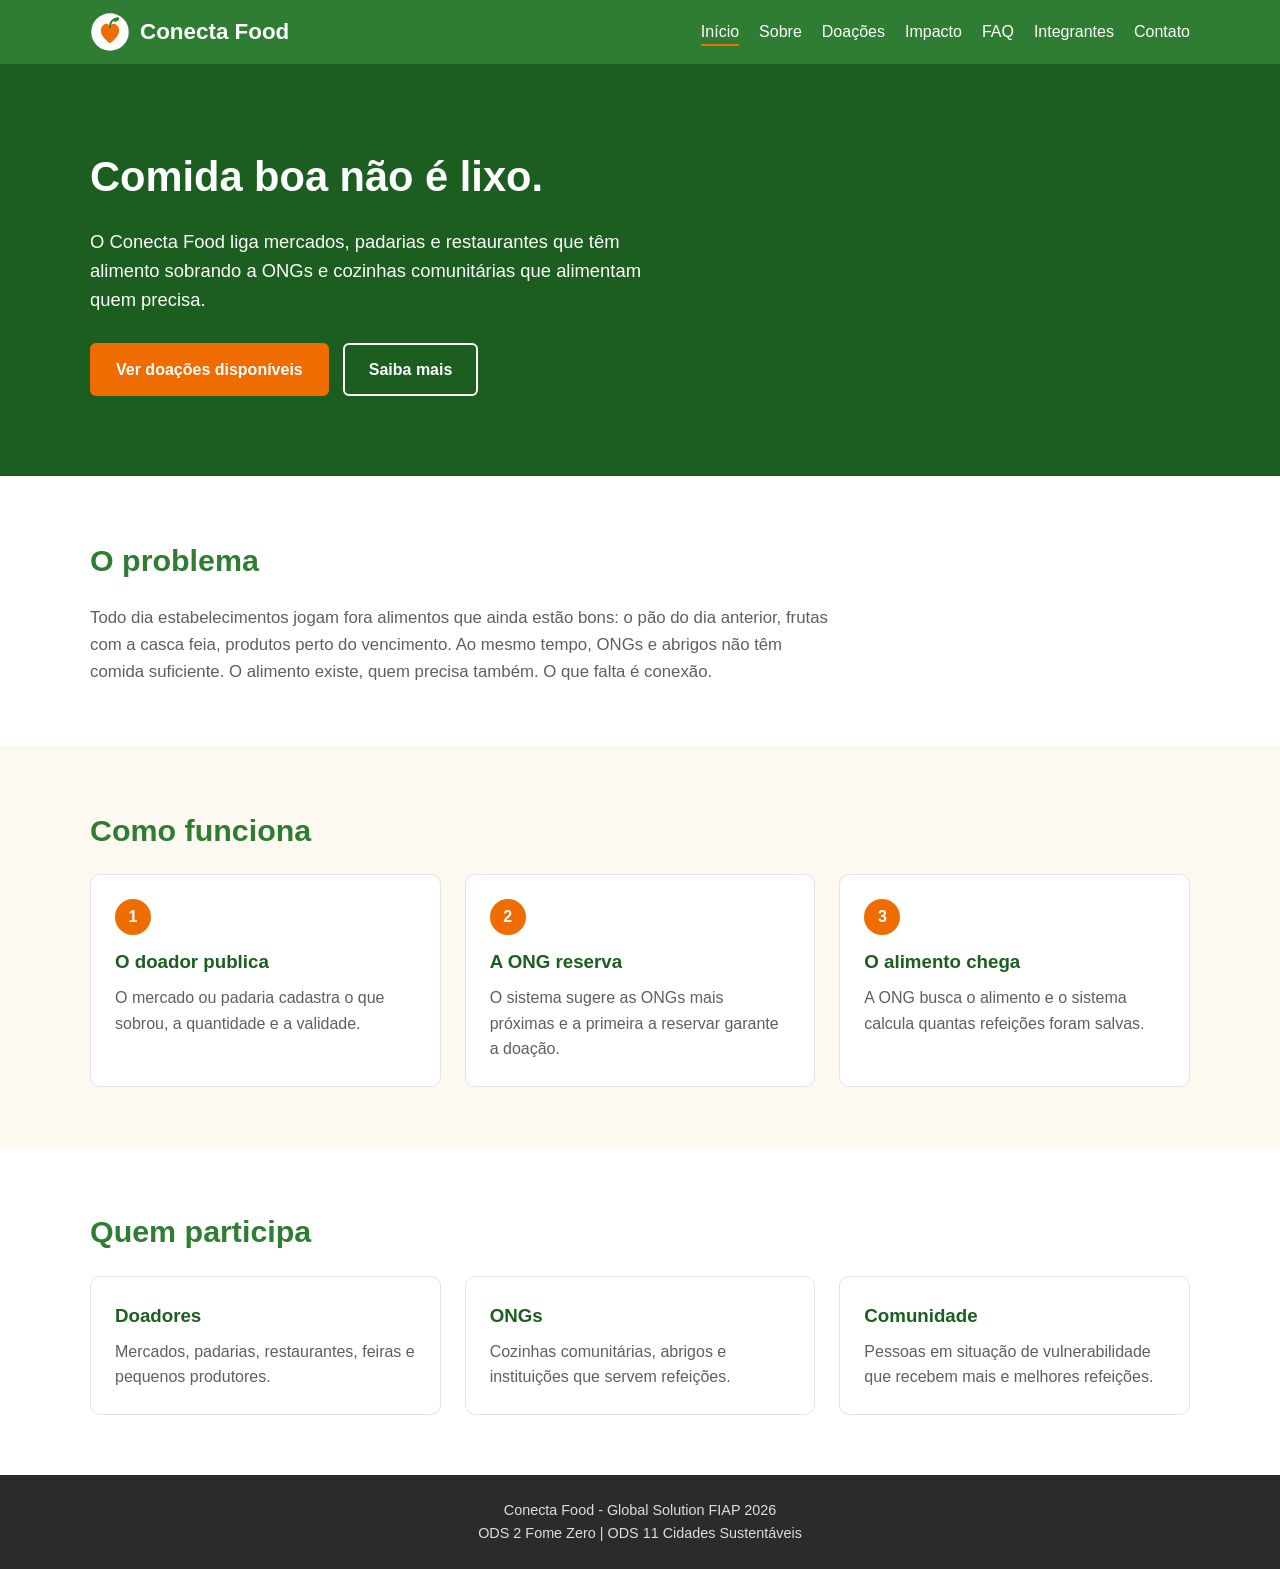
<file: index.html>
<!DOCTYPE html>
<html lang="pt-BR">
<head>
    <meta charset="UTF-8">
    <meta name="viewport" content="width=device-width, initial-scale=1.0">
    <title>Conecta Food | Início</title>
    <link rel="stylesheet" href="css/style.css">
</head>
<body>

    <header class="cabecalho">
        <div class="container cabecalho-conteudo">
            <a href="index.html" class="logo">
                <img src="assets/img/logo.svg" alt="Logo do Conecta Food">
                <span>Conecta Food</span>
            </a>

            <button class="menu-botao" id="menu-botao" aria-label="Abrir menu" aria-expanded="false">
                <span></span>
                <span></span>
                <span></span>
            </button>

            <nav class="menu" id="menu">
                <ul>
                    <li><a href="index.html" class="ativo">Início</a></li>
                    <li><a href="sobre.html">Sobre</a></li>
                    <li><a href="doacoes.html">Doações</a></li>
                    <li><a href="impacto.html">Impacto</a></li>
                    <li><a href="faq.html">FAQ</a></li>
                    <li><a href="integrantes.html">Integrantes</a></li>
                    <li><a href="contato.html">Contato</a></li>
                </ul>
            </nav>
        </div>
    </header>

    <main>
        <section class="banner">
            <div class="container banner-conteudo">
                <h1>Comida boa não é lixo.</h1>
                <p>O Conecta Food liga mercados, padarias e restaurantes que têm alimento sobrando a ONGs e cozinhas comunitárias que alimentam quem precisa.</p>
                <div class="banner-botoes">
                    <a href="doacoes.html" class="botao">Ver doações disponíveis</a>
                    <a href="sobre.html" class="botao botao-contorno">Saiba mais</a>
                </div>
            </div>
        </section>

        <section class="secao">
            <div class="container">
                <h2>O problema</h2>
                <p class="secao-texto">Todo dia estabelecimentos jogam fora alimentos que ainda estão bons: o pão do dia anterior, frutas com a casca feia, produtos perto do vencimento. Ao mesmo tempo, ONGs e abrigos não têm comida suficiente. O alimento existe, quem precisa também. O que falta é conexão.</p>
            </div>
        </section>

        <section class="secao secao-clara">
            <div class="container">
                <h2>Como funciona</h2>
                <div class="cards">
                    <article class="card">
                        <span class="card-numero">1</span>
                        <h3>O doador publica</h3>
                        <p>O mercado ou padaria cadastra o que sobrou, a quantidade e a validade.</p>
                    </article>
                    <article class="card">
                        <span class="card-numero">2</span>
                        <h3>A ONG reserva</h3>
                        <p>O sistema sugere as ONGs mais próximas e a primeira a reservar garante a doação.</p>
                    </article>
                    <article class="card">
                        <span class="card-numero">3</span>
                        <h3>O alimento chega</h3>
                        <p>A ONG busca o alimento e o sistema calcula quantas refeições foram salvas.</p>
                    </article>
                </div>
            </div>
        </section>

        <section class="secao">
            <div class="container">
                <h2>Quem participa</h2>
                <div class="cards">
                    <article class="card">
                        <h3>Doadores</h3>
                        <p>Mercados, padarias, restaurantes, feiras e pequenos produtores.</p>
                    </article>
                    <article class="card">
                        <h3>ONGs</h3>
                        <p>Cozinhas comunitárias, abrigos e instituições que servem refeições.</p>
                    </article>
                    <article class="card">
                        <h3>Comunidade</h3>
                        <p>Pessoas em situação de vulnerabilidade que recebem mais e melhores refeições.</p>
                    </article>
                </div>
            </div>
        </section>
    </main>

    <footer class="rodape">
        <div class="container">
            <p>Conecta Food - Global Solution FIAP 2026</p>
            <p>ODS 2 Fome Zero | ODS 11 Cidades Sustentáveis</p>
        </div>
    </footer>

    <script src="js/menu.js"></script>
</body>
</html>
</file>
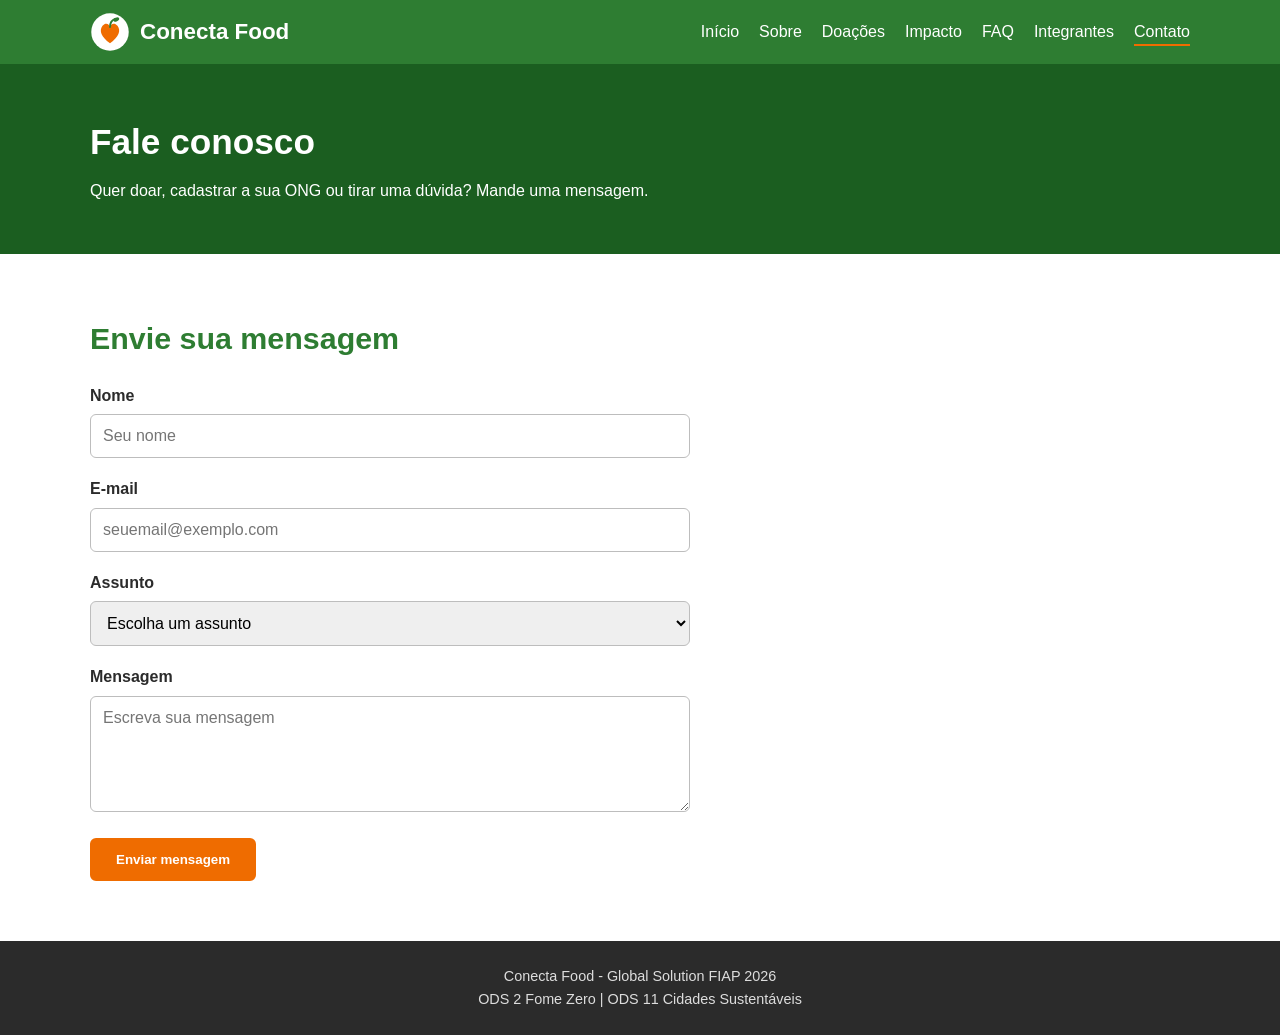
<file: contato.html>
<!DOCTYPE html>
<html lang="pt-BR">
<head>
    <meta charset="UTF-8">
    <meta name="viewport" content="width=device-width, initial-scale=1.0">
    <title>Conecta Food | Contato</title>
    <link rel="stylesheet" href="css/style.css">
</head>
<body>

    <header class="cabecalho">
        <div class="container cabecalho-conteudo">
            <a href="index.html" class="logo">
                <img src="assets/img/logo.svg" alt="Logo do Conecta Food">
                <span>Conecta Food</span>
            </a>

            <button class="menu-botao" id="menu-botao" aria-label="Abrir menu" aria-expanded="false">
                <span></span>
                <span></span>
                <span></span>
            </button>

            <nav class="menu" id="menu">
                <ul>
                    <li><a href="index.html">Início</a></li>
                    <li><a href="sobre.html">Sobre</a></li>
                    <li><a href="doacoes.html">Doações</a></li>
                    <li><a href="impacto.html">Impacto</a></li>
                    <li><a href="faq.html">FAQ</a></li>
                    <li><a href="integrantes.html">Integrantes</a></li>
                    <li><a href="contato.html" class="ativo">Contato</a></li>
                </ul>
            </nav>
        </div>
    </header>

    <main>
        <section class="titulo-pagina">
            <div class="container">
                <h1>Fale conosco</h1>
                <p>Quer doar, cadastrar a sua ONG ou tirar uma dúvida? Mande uma mensagem.</p>
            </div>
        </section>

        <section class="secao">
            <div class="container">
                <h2>Envie sua mensagem</h2>

                <!-- novalidate: desliga a validacao do navegador, quem valida e o nosso javascript -->
                <form class="formulario" id="form-contato" novalidate>
                    <div class="campo">
                        <label for="nome">Nome</label>
                        <input type="text" id="nome" name="nome" placeholder="Seu nome">
                        <p class="mensagem-erro" id="erro-nome"></p>
                    </div>

                    <div class="campo">
                        <label for="email">E-mail</label>
                        <input type="email" id="email" name="email" placeholder="seuemail@exemplo.com">
                        <p class="mensagem-erro" id="erro-email"></p>
                    </div>

                    <div class="campo">
                        <label for="assunto">Assunto</label>
                        <select id="assunto" name="assunto">
                            <option value="">Escolha um assunto</option>
                            <option value="doar">Quero doar alimentos</option>
                            <option value="ong">Quero cadastrar minha ONG</option>
                            <option value="duvida">Tenho uma dúvida</option>
                            <option value="outro">Outro assunto</option>
                        </select>
                        <p class="mensagem-erro" id="erro-assunto"></p>
                    </div>

                    <div class="campo">
                        <label for="mensagem">Mensagem</label>
                        <textarea id="mensagem" name="mensagem" rows="5" placeholder="Escreva sua mensagem"></textarea>
                        <p class="mensagem-erro" id="erro-mensagem"></p>
                    </div>

                    <button type="submit" class="botao">Enviar mensagem</button>

                    <p class="mensagem-sucesso escondido" id="mensagem-sucesso" role="status">Mensagem enviada com sucesso! Responderemos em breve.</p>
                </form>
            </div>
        </section>
    </main>

    <footer class="rodape">
        <div class="container">
            <p>Conecta Food - Global Solution FIAP 2026</p>
            <p>ODS 2 Fome Zero | ODS 11 Cidades Sustentáveis</p>
        </div>
    </footer>

    <script src="js/menu.js"></script>
    <script src="js/contato.js"></script>
</body>
</html>
</file>
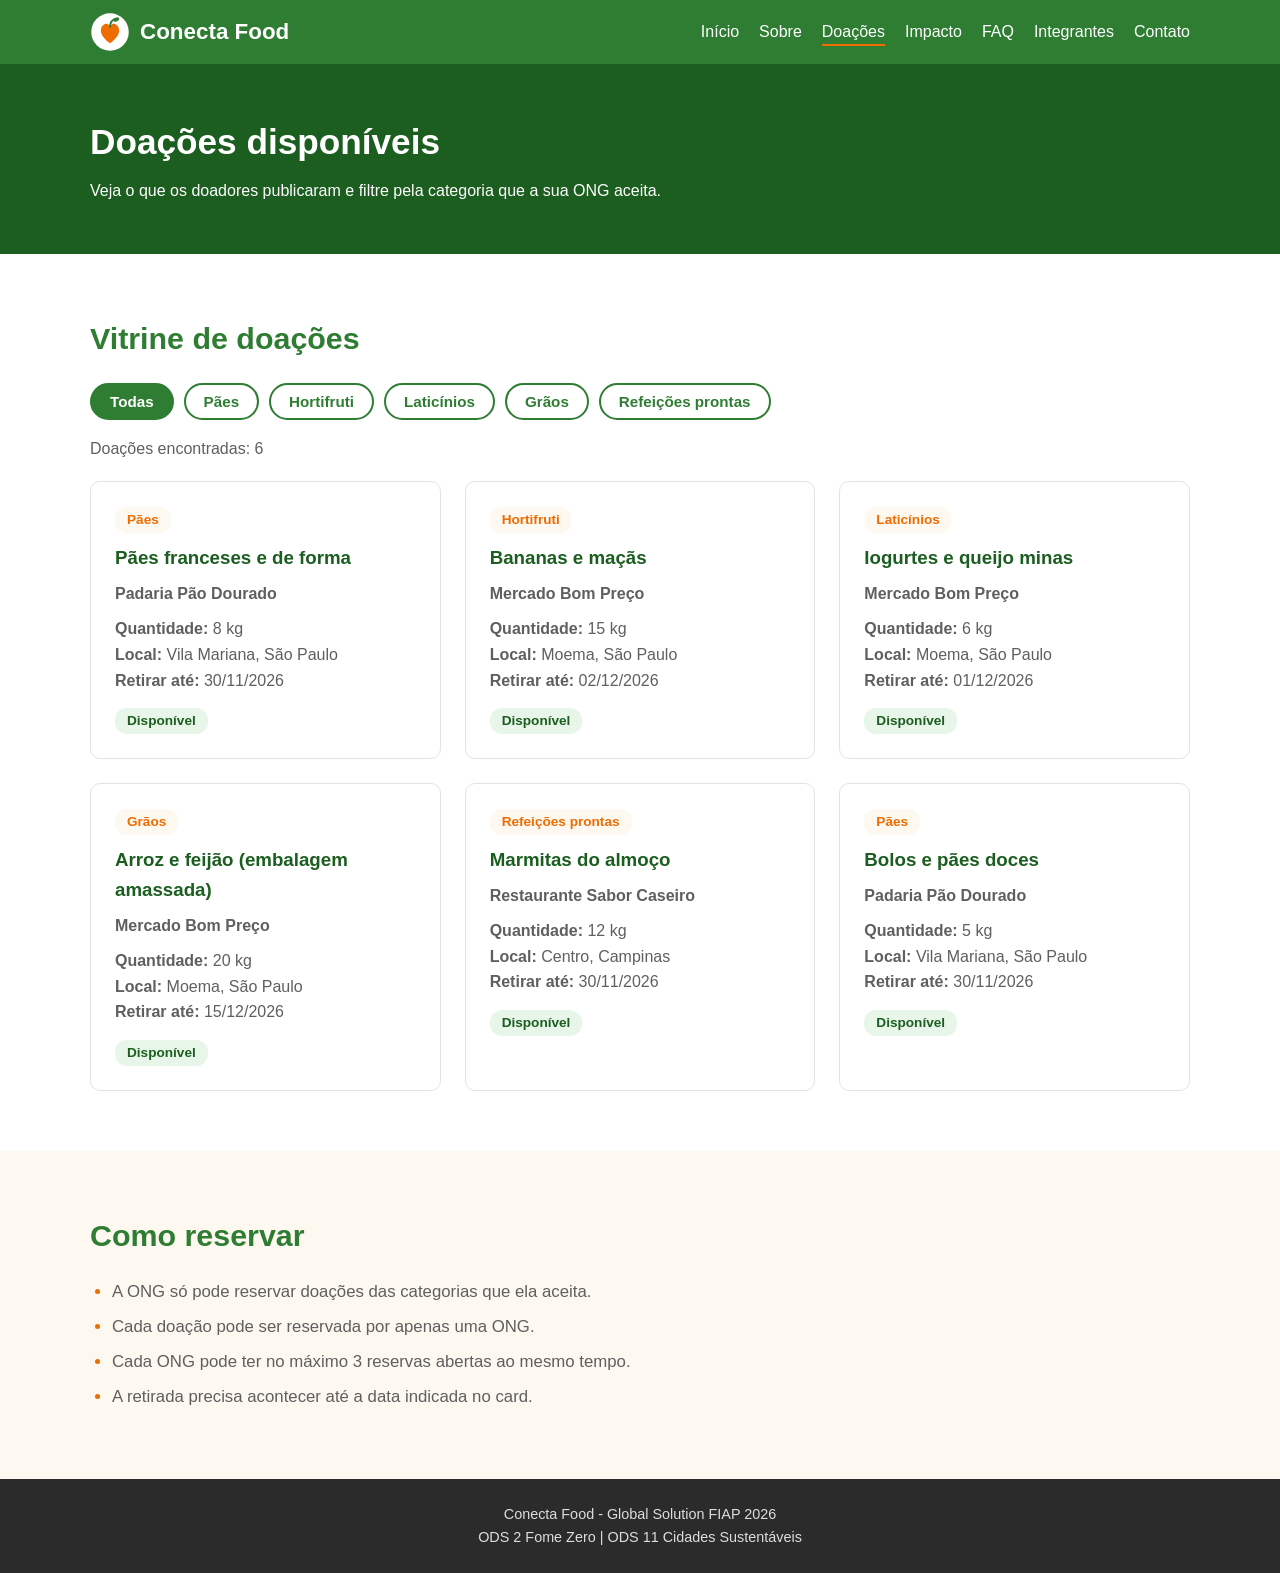
<file: doacoes.html>
<!DOCTYPE html>
<html lang="pt-BR">
<head>
    <meta charset="UTF-8">
    <meta name="viewport" content="width=device-width, initial-scale=1.0">
    <title>Conecta Food | Doações</title>
    <link rel="stylesheet" href="css/style.css">
</head>
<body>

    <header class="cabecalho">
        <div class="container cabecalho-conteudo">
            <a href="index.html" class="logo">
                <img src="assets/img/logo.svg" alt="Logo do Conecta Food">
                <span>Conecta Food</span>
            </a>

            <button class="menu-botao" id="menu-botao" aria-label="Abrir menu" aria-expanded="false">
                <span></span>
                <span></span>
                <span></span>
            </button>

            <nav class="menu" id="menu">
                <ul>
                    <li><a href="index.html">Início</a></li>
                    <li><a href="sobre.html">Sobre</a></li>
                    <li><a href="doacoes.html" class="ativo">Doações</a></li>
                    <li><a href="impacto.html">Impacto</a></li>
                    <li><a href="faq.html">FAQ</a></li>
                    <li><a href="integrantes.html">Integrantes</a></li>
                    <li><a href="contato.html">Contato</a></li>
                </ul>
            </nav>
        </div>
    </header>

    <main>
        <section class="titulo-pagina">
            <div class="container">
                <h1>Doações disponíveis</h1>
                <p>Veja o que os doadores publicaram e filtre pela categoria que a sua ONG aceita.</p>
            </div>
        </section>

        <section class="secao">
            <div class="container">
                <h2>Vitrine de doações</h2>

                <!-- botoes do filtro: o data-categoria diz qual categoria cada botao mostra -->
                <div class="filtros" role="group" aria-label="Filtrar doações por categoria">
                    <button class="filtro-botao ativo" data-categoria="todas">Todas</button>
                    <button class="filtro-botao" data-categoria="paes">Pães</button>
                    <button class="filtro-botao" data-categoria="hortifruti">Hortifruti</button>
                    <button class="filtro-botao" data-categoria="laticinios">Laticínios</button>
                    <button class="filtro-botao" data-categoria="graos">Grãos</button>
                    <button class="filtro-botao" data-categoria="refeicoes">Refeições prontas</button>
                </div>

                <p class="contador" id="contador" aria-live="polite">Doações encontradas: 6</p>

                <!-- cada card tem data-categoria: o javascript compara com o botao clicado -->
                <div class="cards" id="lista-doacoes">
                    <article class="card doacao" data-categoria="paes">
                        <span class="etiqueta">Pães</span>
                        <h3>Pães franceses e de forma</h3>
                        <p class="doacao-doador">Padaria Pão Dourado</p>
                        <ul class="doacao-info">
                            <li><strong>Quantidade:</strong> 8 kg</li>
                            <li><strong>Local:</strong> Vila Mariana, São Paulo</li>
                            <li><strong>Retirar até:</strong> 30/11/2026</li>
                        </ul>
                        <span class="status">Disponível</span>
                    </article>

                    <article class="card doacao" data-categoria="hortifruti">
                        <span class="etiqueta">Hortifruti</span>
                        <h3>Bananas e maçãs</h3>
                        <p class="doacao-doador">Mercado Bom Preço</p>
                        <ul class="doacao-info">
                            <li><strong>Quantidade:</strong> 15 kg</li>
                            <li><strong>Local:</strong> Moema, São Paulo</li>
                            <li><strong>Retirar até:</strong> 02/12/2026</li>
                        </ul>
                        <span class="status">Disponível</span>
                    </article>

                    <article class="card doacao" data-categoria="laticinios">
                        <span class="etiqueta">Laticínios</span>
                        <h3>Iogurtes e queijo minas</h3>
                        <p class="doacao-doador">Mercado Bom Preço</p>
                        <ul class="doacao-info">
                            <li><strong>Quantidade:</strong> 6 kg</li>
                            <li><strong>Local:</strong> Moema, São Paulo</li>
                            <li><strong>Retirar até:</strong> 01/12/2026</li>
                        </ul>
                        <span class="status">Disponível</span>
                    </article>

                    <article class="card doacao" data-categoria="graos">
                        <span class="etiqueta">Grãos</span>
                        <h3>Arroz e feijão (embalagem amassada)</h3>
                        <p class="doacao-doador">Mercado Bom Preço</p>
                        <ul class="doacao-info">
                            <li><strong>Quantidade:</strong> 20 kg</li>
                            <li><strong>Local:</strong> Moema, São Paulo</li>
                            <li><strong>Retirar até:</strong> 15/12/2026</li>
                        </ul>
                        <span class="status">Disponível</span>
                    </article>

                    <article class="card doacao" data-categoria="refeicoes">
                        <span class="etiqueta">Refeições prontas</span>
                        <h3>Marmitas do almoço</h3>
                        <p class="doacao-doador">Restaurante Sabor Caseiro</p>
                        <ul class="doacao-info">
                            <li><strong>Quantidade:</strong> 12 kg</li>
                            <li><strong>Local:</strong> Centro, Campinas</li>
                            <li><strong>Retirar até:</strong> 30/11/2026</li>
                        </ul>
                        <span class="status">Disponível</span>
                    </article>

                    <article class="card doacao" data-categoria="paes">
                        <span class="etiqueta">Pães</span>
                        <h3>Bolos e pães doces</h3>
                        <p class="doacao-doador">Padaria Pão Dourado</p>
                        <ul class="doacao-info">
                            <li><strong>Quantidade:</strong> 5 kg</li>
                            <li><strong>Local:</strong> Vila Mariana, São Paulo</li>
                            <li><strong>Retirar até:</strong> 30/11/2026</li>
                        </ul>
                        <span class="status">Disponível</span>
                    </article>
                </div>

                <p class="aviso-vazio escondido" id="aviso-vazio">Nenhuma doação dessa categoria no momento. Volte mais tarde!</p>
            </div>
        </section>

        <section class="secao secao-clara">
            <div class="container">
                <h2>Como reservar</h2>
                <ul class="lista">
                    <li>A ONG só pode reservar doações das categorias que ela aceita.</li>
                    <li>Cada doação pode ser reservada por apenas uma ONG.</li>
                    <li>Cada ONG pode ter no máximo 3 reservas abertas ao mesmo tempo.</li>
                    <li>A retirada precisa acontecer até a data indicada no card.</li>
                </ul>
            </div>
        </section>
    </main>

    <footer class="rodape">
        <div class="container">
            <p>Conecta Food - Global Solution FIAP 2026</p>
            <p>ODS 2 Fome Zero | ODS 11 Cidades Sustentáveis</p>
        </div>
    </footer>

    <script src="js/menu.js"></script>
    <script src="js/filtro.js"></script>
</body>
</html>
</file>
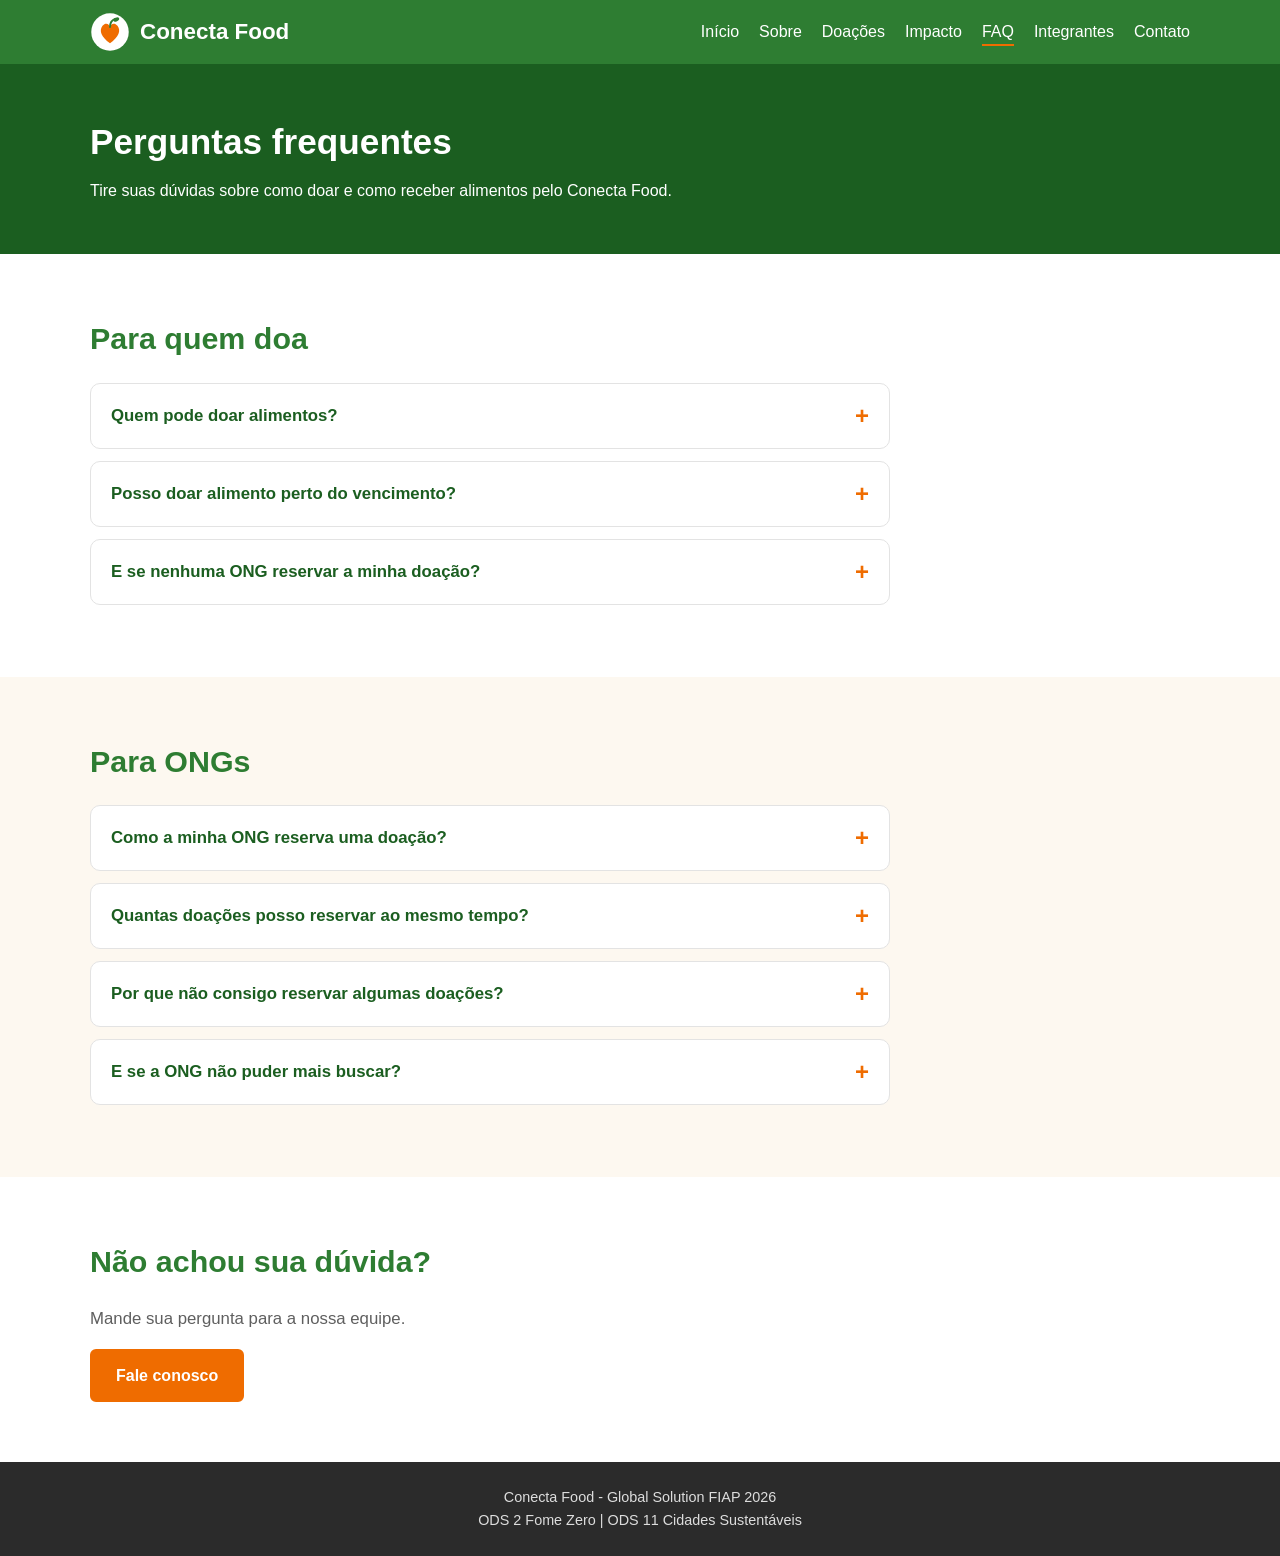
<file: faq.html>
<!DOCTYPE html>
<html lang="pt-BR">
<head>
    <meta charset="UTF-8">
    <meta name="viewport" content="width=device-width, initial-scale=1.0">
    <title>Conecta Food | FAQ</title>
    <link rel="stylesheet" href="css/style.css">
</head>
<body>

    <header class="cabecalho">
        <div class="container cabecalho-conteudo">
            <a href="index.html" class="logo">
                <img src="assets/img/logo.svg" alt="Logo do Conecta Food">
                <span>Conecta Food</span>
            </a>

            <button class="menu-botao" id="menu-botao" aria-label="Abrir menu" aria-expanded="false">
                <span></span>
                <span></span>
                <span></span>
            </button>

            <nav class="menu" id="menu">
                <ul>
                    <li><a href="index.html">Início</a></li>
                    <li><a href="sobre.html">Sobre</a></li>
                    <li><a href="doacoes.html">Doações</a></li>
                    <li><a href="impacto.html">Impacto</a></li>
                    <li><a href="faq.html" class="ativo">FAQ</a></li>
                    <li><a href="integrantes.html">Integrantes</a></li>
                    <li><a href="contato.html">Contato</a></li>
                </ul>
            </nav>
        </div>
    </header>

    <main>
        <section class="titulo-pagina">
            <div class="container">
                <h1>Perguntas frequentes</h1>
                <p>Tire suas dúvidas sobre como doar e como receber alimentos pelo Conecta Food.</p>
            </div>
        </section>

        <section class="secao">
            <div class="container">
                <h2>Para quem doa</h2>

                <!-- acordeao: clicar na pergunta abre ou fecha a resposta (o javascript coloca a classe "aberto" no item) -->
                <div class="acordeao">
                    <article class="acordeao-item">
                        <h3>
                            <button class="acordeao-pergunta" aria-expanded="false">
                                Quem pode doar alimentos?
                                <span class="acordeao-icone" aria-hidden="true">+</span>
                            </button>
                        </h3>
                        <div class="acordeao-resposta">
                            <p>Mercados, padarias, restaurantes, feiras e pequenos produtores. O cadastro é feito com o CNPJ do estabelecimento.</p>
                        </div>
                    </article>

                    <article class="acordeao-item">
                        <h3>
                            <button class="acordeao-pergunta" aria-expanded="false">
                                Posso doar alimento perto do vencimento?
                                <span class="acordeao-icone" aria-hidden="true">+</span>
                            </button>
                        </h3>
                        <div class="acordeao-resposta">
                            <p>Pode, desde que ainda esteja dentro da validade. O sistema não aceita itens já vencidos e usa a menor validade entre os itens para definir até quando a doação precisa ser retirada.</p>
                        </div>
                    </article>

                    <article class="acordeao-item">
                        <h3>
                            <button class="acordeao-pergunta" aria-expanded="false">
                                E se nenhuma ONG reservar a minha doação?
                                <span class="acordeao-icone" aria-hidden="true">+</span>
                            </button>
                        </h3>
                        <div class="acordeao-resposta">
                            <p>Se ninguém reservar até a data limite, a doação fica como vencida e sai da vitrine. Enquanto ela estiver disponível, você também pode cancelá-la.</p>
                        </div>
                    </article>
                </div>
            </div>
        </section>

        <section class="secao secao-clara">
            <div class="container">
                <h2>Para ONGs</h2>

                <div class="acordeao">
                    <article class="acordeao-item">
                        <h3>
                            <button class="acordeao-pergunta" aria-expanded="false">
                                Como a minha ONG reserva uma doação?
                                <span class="acordeao-icone" aria-hidden="true">+</span>
                            </button>
                        </h3>
                        <div class="acordeao-resposta">
                            <p>Na página de doações, escolha uma doação disponível e faça a reserva. A primeira ONG que reservar garante a doação, e ela sai da vitrine para as outras.</p>
                        </div>
                    </article>

                    <article class="acordeao-item">
                        <h3>
                            <button class="acordeao-pergunta" aria-expanded="false">
                                Quantas doações posso reservar ao mesmo tempo?
                                <span class="acordeao-icone" aria-hidden="true">+</span>
                            </button>
                        </h3>
                        <div class="acordeao-resposta">
                            <p>No máximo 3 reservas abertas por vez. Esse limite existe para que as doações sejam divididas de forma justa entre todas as ONGs.</p>
                        </div>
                    </article>

                    <article class="acordeao-item">
                        <h3>
                            <button class="acordeao-pergunta" aria-expanded="false">
                                Por que não consigo reservar algumas doações?
                                <span class="acordeao-icone" aria-hidden="true">+</span>
                            </button>
                        </h3>
                        <div class="acordeao-resposta">
                            <p>A ONG só pode reservar as categorias que ela aceita. Por exemplo, uma ONG sem geladeira não recebe laticínios, para o alimento não estragar.</p>
                        </div>
                    </article>

                    <article class="acordeao-item">
                        <h3>
                            <button class="acordeao-pergunta" aria-expanded="false">
                                E se a ONG não puder mais buscar?
                                <span class="acordeao-icone" aria-hidden="true">+</span>
                            </button>
                        </h3>
                        <div class="acordeao-resposta">
                            <p>É só cancelar a reserva. A doação volta a ficar disponível na vitrine para outra ONG reservar.</p>
                        </div>
                    </article>
                </div>
            </div>
        </section>

        <section class="secao">
            <div class="container">
                <h2>Não achou sua dúvida?</h2>
                <p class="secao-texto">Mande sua pergunta para a nossa equipe.</p>
                <a href="contato.html" class="botao botao-espaco">Fale conosco</a>
            </div>
        </section>
    </main>

    <footer class="rodape">
        <div class="container">
            <p>Conecta Food - Global Solution FIAP 2026</p>
            <p>ODS 2 Fome Zero | ODS 11 Cidades Sustentáveis</p>
        </div>
    </footer>

    <script src="js/menu.js"></script>
    <script src="js/faq.js"></script>
</body>
</html>
</file>
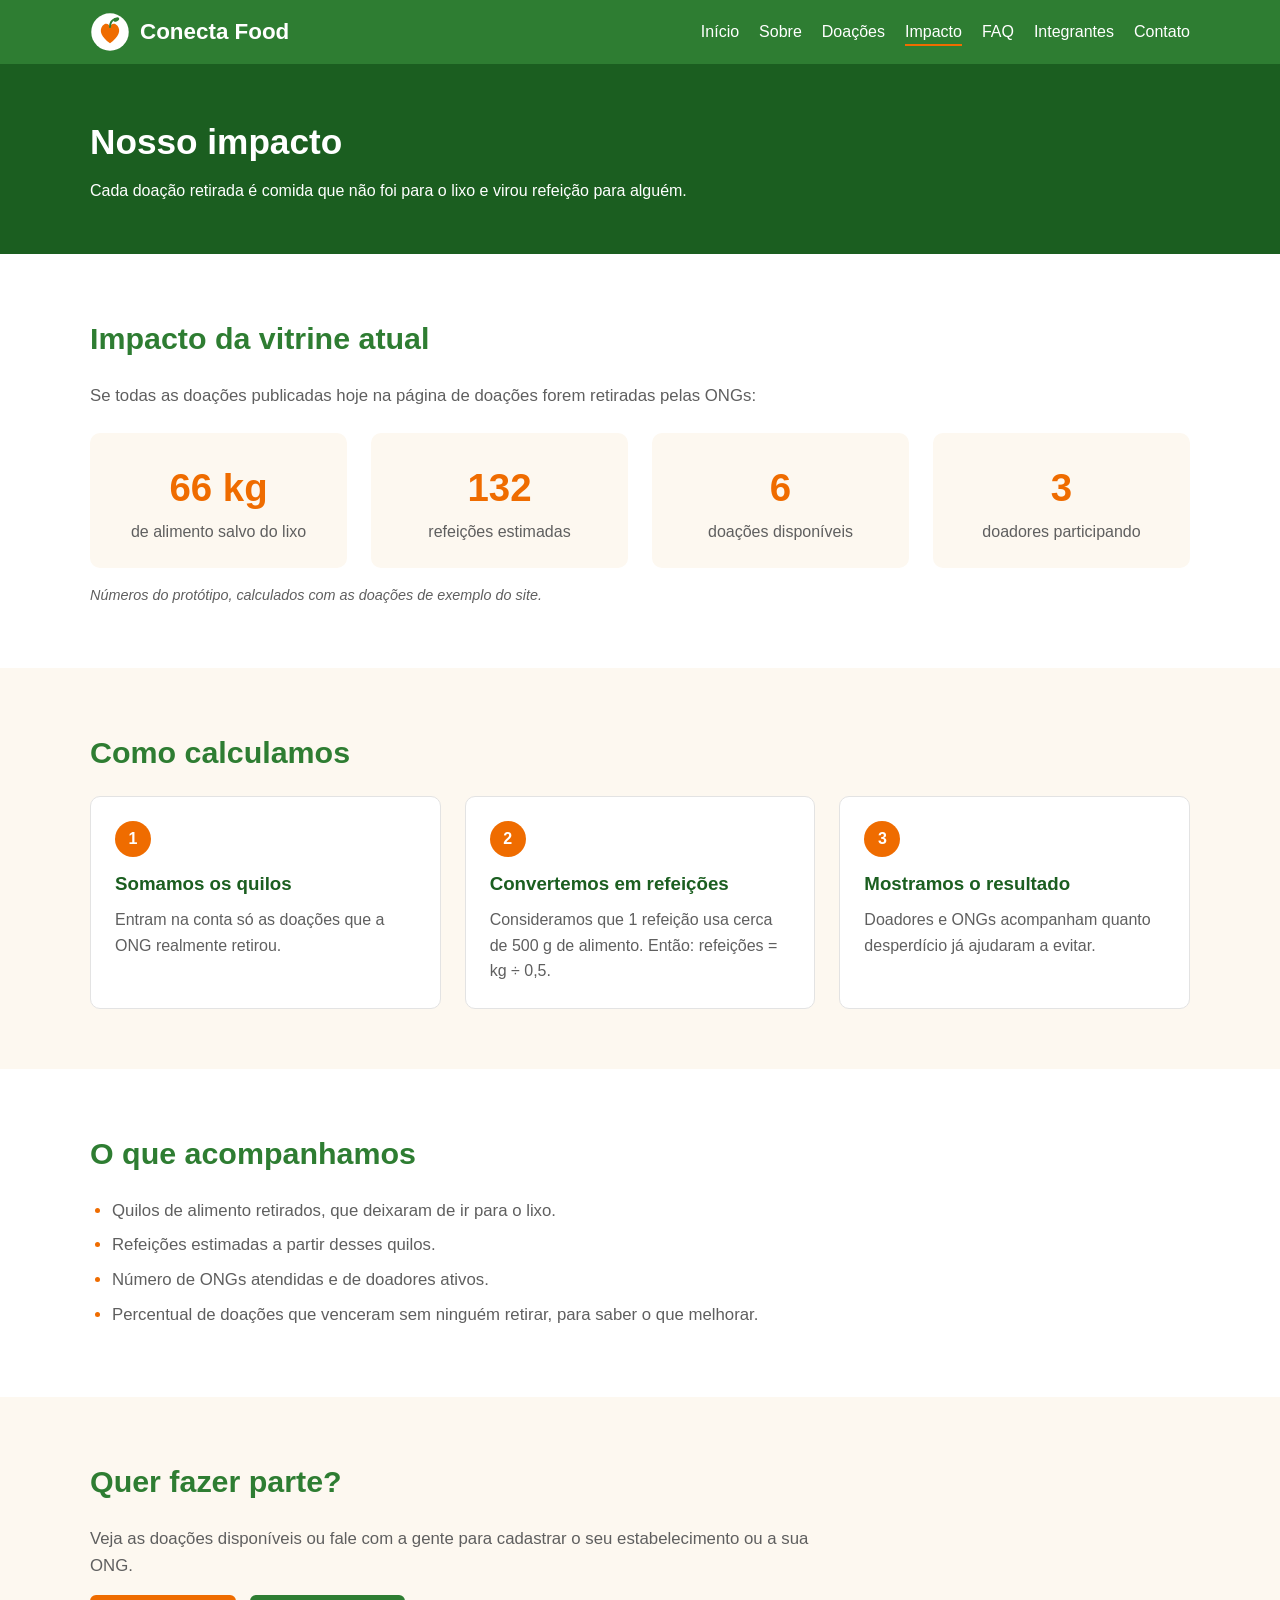
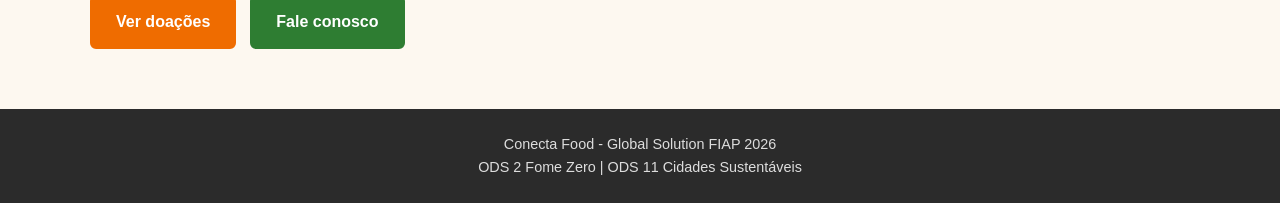
<file: impacto.html>
<!DOCTYPE html>
<html lang="pt-BR">
<head>
    <meta charset="UTF-8">
    <meta name="viewport" content="width=device-width, initial-scale=1.0">
    <title>Conecta Food | Impacto</title>
    <link rel="stylesheet" href="css/style.css">
</head>
<body>

    <header class="cabecalho">
        <div class="container cabecalho-conteudo">
            <a href="index.html" class="logo">
                <img src="assets/img/logo.svg" alt="Logo do Conecta Food">
                <span>Conecta Food</span>
            </a>

            <button class="menu-botao" id="menu-botao" aria-label="Abrir menu" aria-expanded="false">
                <span></span>
                <span></span>
                <span></span>
            </button>

            <nav class="menu" id="menu">
                <ul>
                    <li><a href="index.html">Início</a></li>
                    <li><a href="sobre.html">Sobre</a></li>
                    <li><a href="doacoes.html">Doações</a></li>
                    <li><a href="impacto.html" class="ativo">Impacto</a></li>
                    <li><a href="faq.html">FAQ</a></li>
                    <li><a href="integrantes.html">Integrantes</a></li>
                    <li><a href="contato.html">Contato</a></li>
                </ul>
            </nav>
        </div>
    </header>

    <main>
        <section class="titulo-pagina">
            <div class="container">
                <h1>Nosso impacto</h1>
                <p>Cada doação retirada é comida que não foi para o lixo e virou refeição para alguém.</p>
            </div>
        </section>

        <section class="secao">
            <div class="container">
                <h2>Impacto da vitrine atual</h2>
                <p class="secao-texto">Se todas as doações publicadas hoje na página de doações forem retiradas pelas ONGs:</p>

                <div class="numeros">
                    <article class="numero">
                        <p class="numero-valor">66 kg</p>
                        <p class="numero-legenda">de alimento salvo do lixo</p>
                    </article>
                    <article class="numero">
                        <p class="numero-valor">132</p>
                        <p class="numero-legenda">refeições estimadas</p>
                    </article>
                    <article class="numero">
                        <p class="numero-valor">6</p>
                        <p class="numero-legenda">doações disponíveis</p>
                    </article>
                    <article class="numero">
                        <p class="numero-valor">3</p>
                        <p class="numero-legenda">doadores participando</p>
                    </article>
                </div>

                <p class="nota">Números do protótipo, calculados com as doações de exemplo do site.</p>
            </div>
        </section>

        <section class="secao secao-clara">
            <div class="container">
                <h2>Como calculamos</h2>
                <div class="cards">
                    <article class="card">
                        <span class="card-numero">1</span>
                        <h3>Somamos os quilos</h3>
                        <p>Entram na conta só as doações que a ONG realmente retirou.</p>
                    </article>
                    <article class="card">
                        <span class="card-numero">2</span>
                        <h3>Convertemos em refeições</h3>
                        <p>Consideramos que 1 refeição usa cerca de 500 g de alimento. Então: refeições = kg ÷ 0,5.</p>
                    </article>
                    <article class="card">
                        <span class="card-numero">3</span>
                        <h3>Mostramos o resultado</h3>
                        <p>Doadores e ONGs acompanham quanto desperdício já ajudaram a evitar.</p>
                    </article>
                </div>
            </div>
        </section>

        <section class="secao">
            <div class="container">
                <h2>O que acompanhamos</h2>
                <ul class="lista">
                    <li>Quilos de alimento retirados, que deixaram de ir para o lixo.</li>
                    <li>Refeições estimadas a partir desses quilos.</li>
                    <li>Número de ONGs atendidas e de doadores ativos.</li>
                    <li>Percentual de doações que venceram sem ninguém retirar, para saber o que melhorar.</li>
                </ul>
            </div>
        </section>

        <section class="secao secao-clara">
            <div class="container">
                <h2>Quer fazer parte?</h2>
                <p class="secao-texto">Veja as doações disponíveis ou fale com a gente para cadastrar o seu estabelecimento ou a sua ONG.</p>
                <div class="banner-botoes botao-espaco">
                    <a href="doacoes.html" class="botao">Ver doações</a>
                    <a href="contato.html" class="botao botao-verde">Fale conosco</a>
                </div>
            </div>
        </section>
    </main>

    <footer class="rodape">
        <div class="container">
            <p>Conecta Food - Global Solution FIAP 2026</p>
            <p>ODS 2 Fome Zero | ODS 11 Cidades Sustentáveis</p>
        </div>
    </footer>

    <script src="js/menu.js"></script>
</body>
</html>
</file>
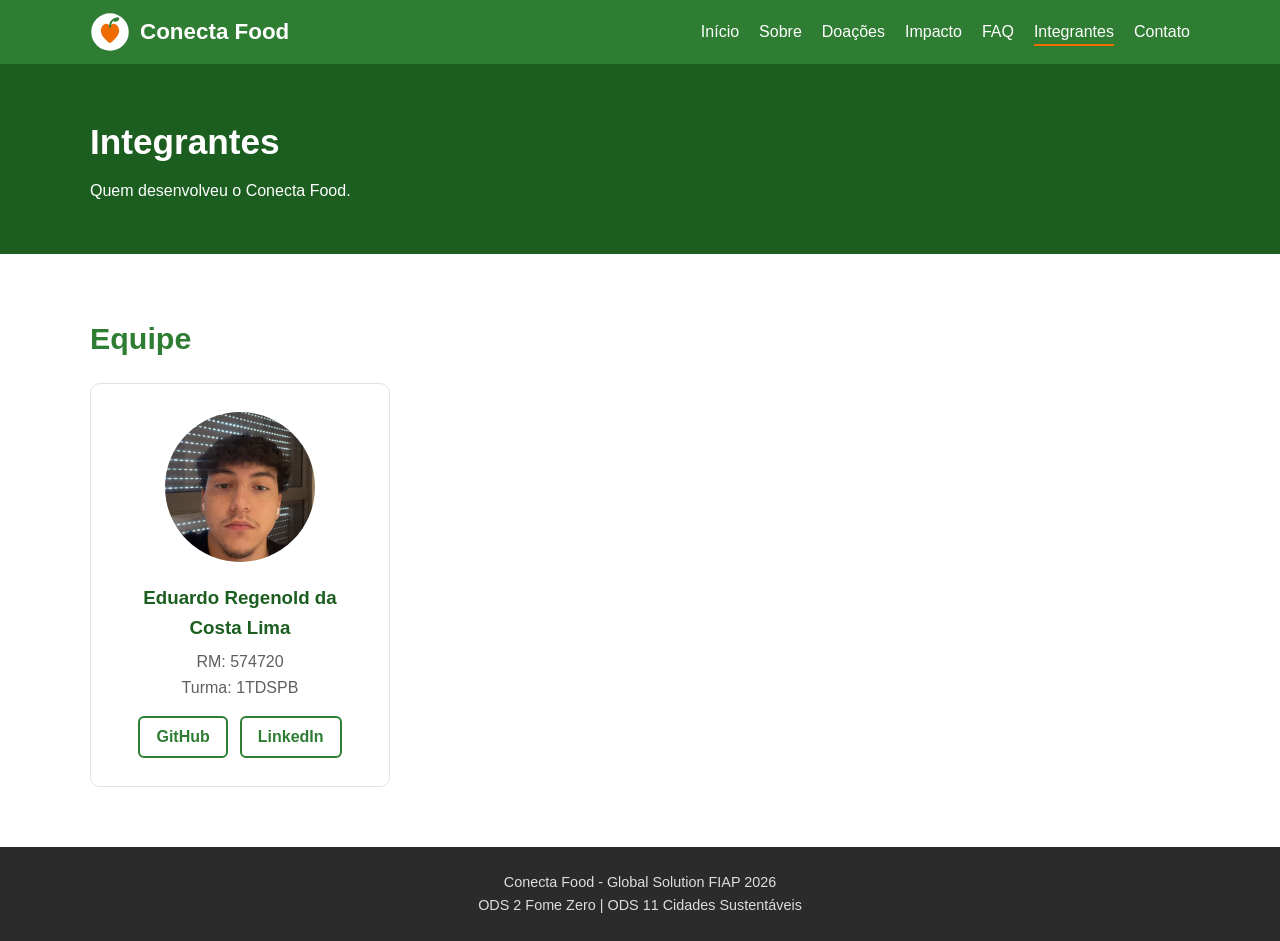
<file: integrantes.html>
<!DOCTYPE html>
<html lang="pt-BR">
<head>
    <meta charset="UTF-8">
    <meta name="viewport" content="width=device-width, initial-scale=1.0">
    <title>Conecta Food | Integrantes</title>
    <link rel="stylesheet" href="css/style.css">
</head>
<body>

    <header class="cabecalho">
        <div class="container cabecalho-conteudo">
            <a href="index.html" class="logo">
                <img src="assets/img/logo.svg" alt="Logo do Conecta Food">
                <span>Conecta Food</span>
            </a>

            <button class="menu-botao" id="menu-botao" aria-label="Abrir menu" aria-expanded="false">
                <span></span>
                <span></span>
                <span></span>
            </button>

            <nav class="menu" id="menu">
                <ul>
                    <li><a href="index.html">Início</a></li>
                    <li><a href="sobre.html">Sobre</a></li>
                    <li><a href="doacoes.html">Doações</a></li>
                    <li><a href="impacto.html">Impacto</a></li>
                    <li><a href="faq.html">FAQ</a></li>
                    <li><a href="integrantes.html" class="ativo">Integrantes</a></li>
                    <li><a href="contato.html">Contato</a></li>
                </ul>
            </nav>
        </div>
    </header>

    <main>
        <section class="titulo-pagina">
            <div class="container">
                <h1>Integrantes</h1>
                <p>Quem desenvolveu o Conecta Food.</p>
            </div>
        </section>

        <section class="secao">
            <div class="container">
                <h2>Equipe</h2>

                <div class="integrantes">
                    <article class="integrante">
                        <img src="assets/img/foto-minha.jpg" alt="Foto de Eduardo Regenold" class="integrante-foto">
                        <h3>Eduardo Regenold da Costa Lima</h3>
                        <p>RM: 574720</p>
                        <p>Turma: 1TDSPB</p>
                        <div class="integrante-links">
                            <a href="https://github.com/edurege-14" target="_blank" rel="noopener">GitHub</a>
                            <a href="https://www.linkedin.com/in/eduardo-regenold-b09bab397/" target="_blank" rel="noopener">LinkedIn</a>
                        </div>
                    </article>
                </div>
            </div>
        </section>
    </main>

    <footer class="rodape">
        <div class="container">
            <p>Conecta Food - Global Solution FIAP 2026</p>
            <p>ODS 2 Fome Zero | ODS 11 Cidades Sustentáveis</p>
        </div>
    </footer>

    <script src="js/menu.js"></script>
</body>
</html>
</file>
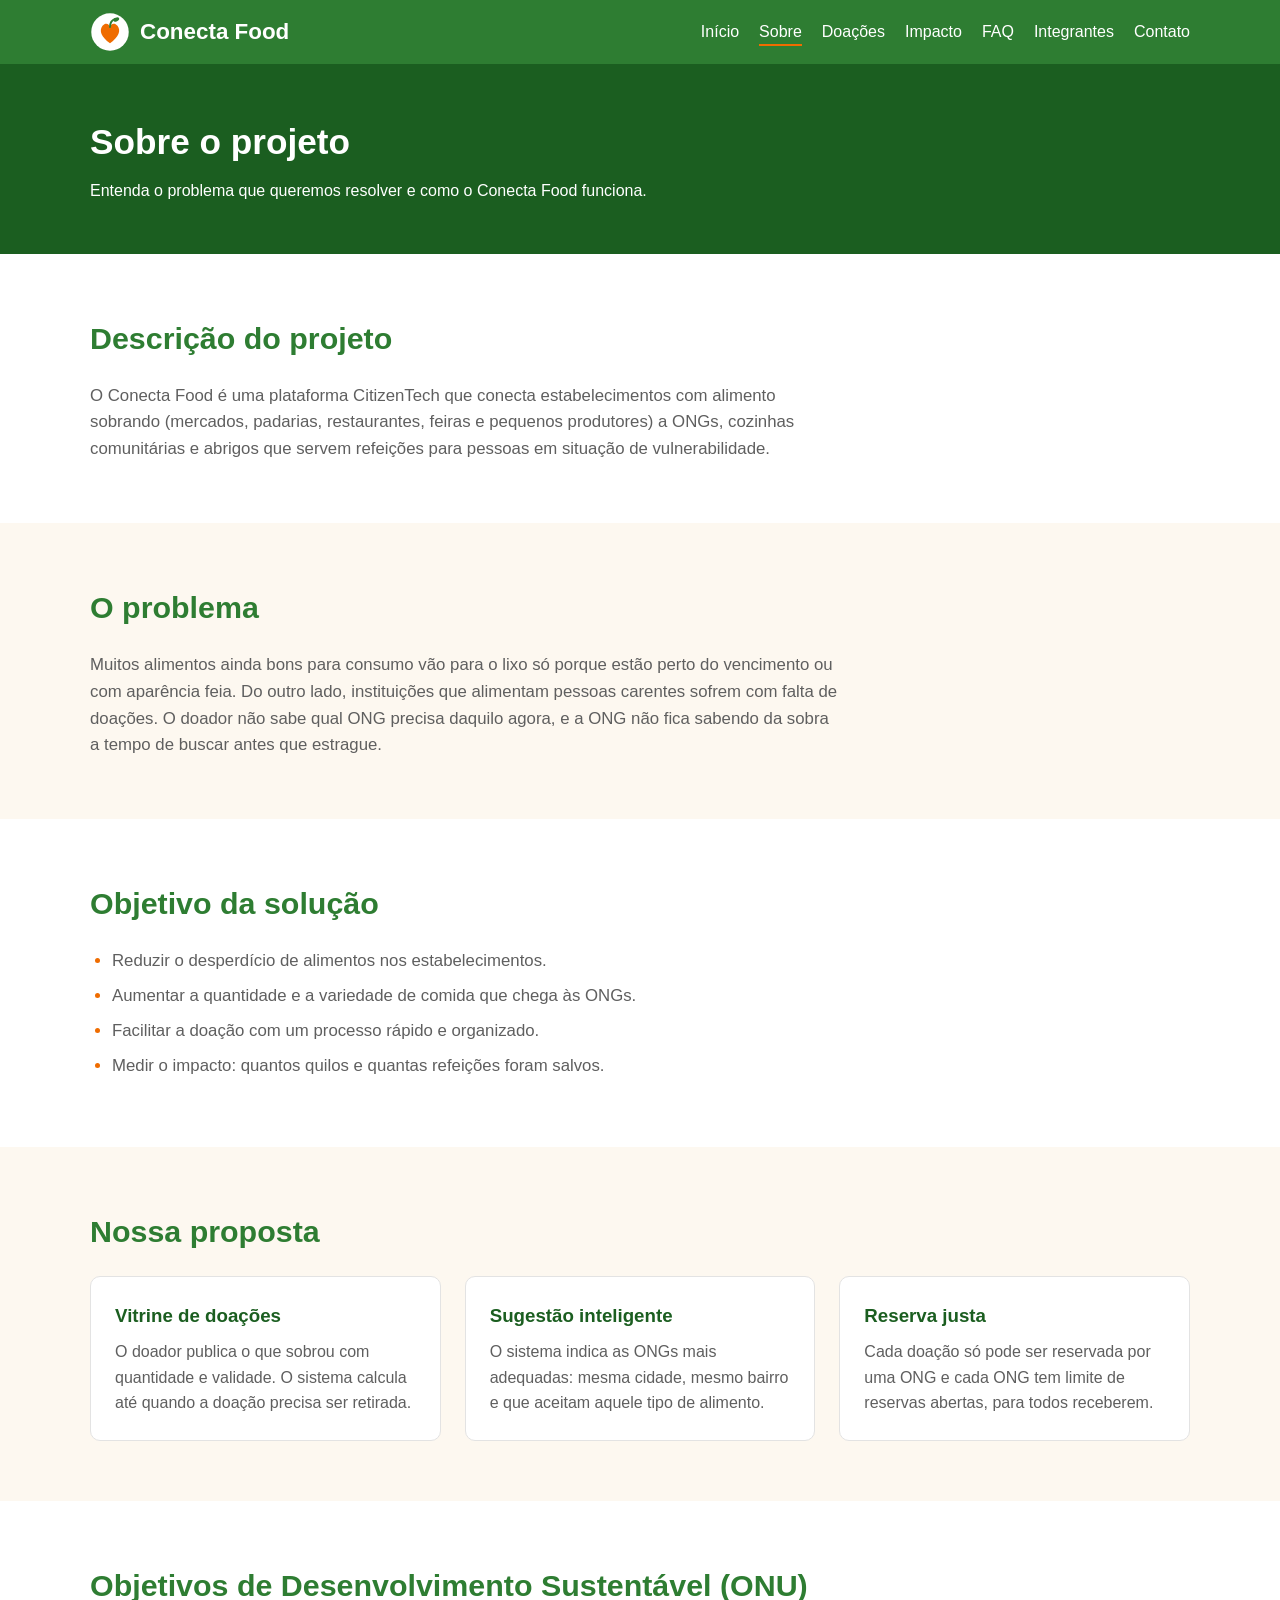
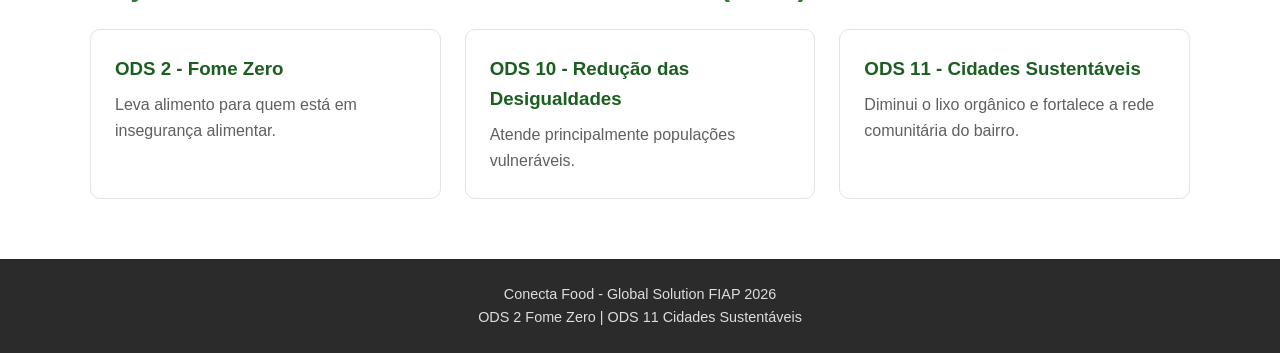
<file: sobre.html>
<!DOCTYPE html>
<html lang="pt-BR">
<head>
    <meta charset="UTF-8">
    <meta name="viewport" content="width=device-width, initial-scale=1.0">
    <title>Conecta Food | Sobre</title>
    <link rel="stylesheet" href="css/style.css">
</head>
<body>

    <header class="cabecalho">
        <div class="container cabecalho-conteudo">
            <a href="index.html" class="logo">
                <img src="assets/img/logo.svg" alt="Logo do Conecta Food">
                <span>Conecta Food</span>
            </a>

            <button class="menu-botao" id="menu-botao" aria-label="Abrir menu" aria-expanded="false">
                <span></span>
                <span></span>
                <span></span>
            </button>

            <nav class="menu" id="menu">
                <ul>
                    <li><a href="index.html">Início</a></li>
                    <li><a href="sobre.html" class="ativo">Sobre</a></li>
                    <li><a href="doacoes.html">Doações</a></li>
                    <li><a href="impacto.html">Impacto</a></li>
                    <li><a href="faq.html">FAQ</a></li>
                    <li><a href="integrantes.html">Integrantes</a></li>
                    <li><a href="contato.html">Contato</a></li>
                </ul>
            </nav>
        </div>
    </header>

    <main>
        <section class="titulo-pagina">
            <div class="container">
                <h1>Sobre o projeto</h1>
                <p>Entenda o problema que queremos resolver e como o Conecta Food funciona.</p>
            </div>
        </section>

        <section class="secao">
            <div class="container">
                <h2>Descrição do projeto</h2>
                <p class="secao-texto">O Conecta Food é uma plataforma CitizenTech que conecta estabelecimentos com alimento sobrando (mercados, padarias, restaurantes, feiras e pequenos produtores) a ONGs, cozinhas comunitárias e abrigos que servem refeições para pessoas em situação de vulnerabilidade.</p>
            </div>
        </section>

        <section class="secao secao-clara">
            <div class="container">
                <h2>O problema</h2>
                <p class="secao-texto">Muitos alimentos ainda bons para consumo vão para o lixo só porque estão perto do vencimento ou com aparência feia. Do outro lado, instituições que alimentam pessoas carentes sofrem com falta de doações. O doador não sabe qual ONG precisa daquilo agora, e a ONG não fica sabendo da sobra a tempo de buscar antes que estrague.</p>
            </div>
        </section>

        <section class="secao">
            <div class="container">
                <h2>Objetivo da solução</h2>
                <ul class="lista">
                    <li>Reduzir o desperdício de alimentos nos estabelecimentos.</li>
                    <li>Aumentar a quantidade e a variedade de comida que chega às ONGs.</li>
                    <li>Facilitar a doação com um processo rápido e organizado.</li>
                    <li>Medir o impacto: quantos quilos e quantas refeições foram salvos.</li>
                </ul>
            </div>
        </section>

        <section class="secao secao-clara">
            <div class="container">
                <h2>Nossa proposta</h2>
                <div class="cards">
                    <article class="card">
                        <h3>Vitrine de doações</h3>
                        <p>O doador publica o que sobrou com quantidade e validade. O sistema calcula até quando a doação precisa ser retirada.</p>
                    </article>
                    <article class="card">
                        <h3>Sugestão inteligente</h3>
                        <p>O sistema indica as ONGs mais adequadas: mesma cidade, mesmo bairro e que aceitam aquele tipo de alimento.</p>
                    </article>
                    <article class="card">
                        <h3>Reserva justa</h3>
                        <p>Cada doação só pode ser reservada por uma ONG e cada ONG tem limite de reservas abertas, para todos receberem.</p>
                    </article>
                </div>
            </div>
        </section>

        <section class="secao">
            <div class="container">
                <h2>Objetivos de Desenvolvimento Sustentável (ONU)</h2>
                <div class="cards">
                    <article class="card">
                        <h3>ODS 2 - Fome Zero</h3>
                        <p>Leva alimento para quem está em insegurança alimentar.</p>
                    </article>
                    <article class="card">
                        <h3>ODS 10 - Redução das Desigualdades</h3>
                        <p>Atende principalmente populações vulneráveis.</p>
                    </article>
                    <article class="card">
                        <h3>ODS 11 - Cidades Sustentáveis</h3>
                        <p>Diminui o lixo orgânico e fortalece a rede comunitária do bairro.</p>
                    </article>
                </div>
            </div>
        </section>
    </main>

    <footer class="rodape">
        <div class="container">
            <p>Conecta Food - Global Solution FIAP 2026</p>
            <p>ODS 2 Fome Zero | ODS 11 Cidades Sustentáveis</p>
        </div>
    </footer>

    <script src="js/menu.js"></script>
</body>
</html>
</file>
<file: css/style.css>
/* ===== CORES E FONTES DO SITE ===== */
:root {
    --verde: #2e7d32;
    --verde-escuro: #1b5e20;
    --laranja: #ef6c00;
    --creme: #fdf8f0;
    --texto: #2b2b2b;
    --cinza: #5f5f5f;
    --branco: #ffffff;
}

* {
    margin: 0;
    padding: 0;
    box-sizing: border-box;
}

body {
    font-family: Arial, Helvetica, sans-serif;
    color: var(--texto);
    background-color: var(--branco);
    line-height: 1.6;
}

img {
    max-width: 100%;
}

.container {
    width: 90%;
    max-width: 1100px;
    margin: 0 auto;
}

/* ===== CABECALHO E MENU ===== */
.cabecalho {
    background-color: var(--verde);
    position: sticky;
    top: 0;
    z-index: 10;
}

.cabecalho-conteudo {
    display: flex;
    justify-content: space-between;
    align-items: center;
    padding: 12px 0;
}

.logo {
    display: flex;
    align-items: center;
    gap: 10px;
    color: var(--branco);
    text-decoration: none;
    font-size: 1.4rem;
    font-weight: bold;
}

.logo img {
    width: 40px;
}

.menu ul {
    display: flex;
    gap: 20px;
    list-style: none;
}

.menu a {
    color: var(--branco);
    text-decoration: none;
    padding: 4px 0;
    border-bottom: 2px solid transparent;
}

.menu a:hover,
.menu a.ativo {
    border-bottom: 2px solid var(--laranja);
}

/* botao hamburguer (so aparece no celular) */
.menu-botao {
    display: none;
    background: none;
    border: none;
    cursor: pointer;
    padding: 6px;
}

.menu-botao span {
    display: block;
    width: 26px;
    height: 3px;
    background-color: var(--branco);
    margin: 5px 0;
}

/* ===== BOTOES ===== */
.botao {
    display: inline-block;
    background-color: var(--laranja);
    color: var(--branco);
    padding: 12px 24px;
    border-radius: 6px;
    text-decoration: none;
    font-weight: bold;
    border: 2px solid var(--laranja);
}

.botao:hover {
    background-color: #d35400;
}

.botao-contorno {
    background-color: transparent;
    border-color: var(--branco);
}

.botao-contorno:hover {
    background-color: var(--branco);
    color: var(--verde);
}

/* ===== BANNER ===== */
.banner {
    background-color: var(--verde-escuro);
    color: var(--branco);
    padding: 80px 0;
}

.banner h1 {
    font-size: 2.6rem;
    margin-bottom: 16px;
}

.banner p {
    font-size: 1.15rem;
    max-width: 600px;
    margin-bottom: 28px;
}

.banner-botoes {
    display: flex;
    gap: 14px;
    flex-wrap: wrap;
}

/* ===== SECOES ===== */
.secao {
    padding: 60px 0;
}

.secao-clara {
    background-color: var(--creme);
}

.secao h2 {
    color: var(--verde);
    font-size: 1.9rem;
    margin-bottom: 20px;
}

.secao-texto {
    max-width: 750px;
    color: var(--cinza);
    font-size: 1.05rem;
}

/* ===== TITULO DAS PAGINAS INTERNAS ===== */
.titulo-pagina {
    background-color: var(--verde-escuro);
    color: var(--branco);
    padding: 50px 0;
}

.titulo-pagina h1 {
    font-size: 2.2rem;
    margin-bottom: 8px;
}

/* ===== LISTA COM MARCADOR ===== */
.lista {
    max-width: 750px;
    padding-left: 22px;
    color: var(--cinza);
    font-size: 1.05rem;
}

.lista li {
    margin-bottom: 8px;
}

.lista li::marker {
    color: var(--laranja);
}

/* ===== CARDS ===== */
.cards {
    display: grid;
    grid-template-columns: repeat(3, 1fr);
    gap: 24px;
}

.card {
    background-color: var(--branco);
    border: 1px solid #e3e3e3;
    border-radius: 10px;
    padding: 24px;
}

.card h3 {
    color: var(--verde-escuro);
    margin-bottom: 8px;
}

.card p {
    color: var(--cinza);
}

.card-numero {
    display: inline-block;
    width: 36px;
    height: 36px;
    line-height: 36px;
    text-align: center;
    background-color: var(--laranja);
    color: var(--branco);
    border-radius: 50%;
    font-weight: bold;
    margin-bottom: 12px;
}

/* botao com espaco em cima (usado depois de um texto) */
.botao-espaco {
    margin-top: 16px;
}

/* ===== VITRINE DE DOACOES ===== */
.filtros {
    display: flex;
    flex-wrap: wrap;
    gap: 10px;
    margin-bottom: 16px;
}

.filtro-botao {
    background-color: var(--branco);
    color: var(--verde);
    border: 2px solid var(--verde);
    border-radius: 20px;
    padding: 8px 18px;
    font-size: 0.95rem;
    font-weight: bold;
    cursor: pointer;
}

.filtro-botao:hover,
.filtro-botao.ativo {
    background-color: var(--verde);
    color: var(--branco);
}

.contador {
    color: var(--cinza);
    margin-bottom: 20px;
}

.etiqueta {
    display: inline-block;
    background-color: var(--creme);
    color: var(--laranja);
    font-size: 0.85rem;
    font-weight: bold;
    padding: 2px 12px;
    border-radius: 12px;
    margin-bottom: 10px;
}

.doacao-doador {
    font-weight: bold;
    margin-bottom: 10px;
}

.doacao-info {
    list-style: none;
    color: var(--cinza);
    margin-bottom: 14px;
}

.status {
    display: inline-block;
    background-color: #e8f5e9;
    color: var(--verde-escuro);
    font-size: 0.85rem;
    font-weight: bold;
    padding: 2px 12px;
    border-radius: 12px;
}

.aviso-vazio {
    color: var(--cinza);
    font-style: italic;
}

/* classe colocada pelo javascript para esconder um elemento */
.escondido {
    display: none;
}

/* ===== ACORDEAO DO FAQ ===== */
.acordeao {
    max-width: 800px;
}

.acordeao-item {
    background-color: var(--branco);
    border: 1px solid #e3e3e3;
    border-radius: 10px;
    margin-bottom: 12px;
}

.acordeao-pergunta {
    width: 100%;
    display: flex;
    justify-content: space-between;
    align-items: center;
    gap: 16px;
    background: none;
    border: none;
    padding: 18px 20px;
    font-size: 1.05rem;
    font-weight: bold;
    color: var(--verde-escuro);
    text-align: left;
    cursor: pointer;
}

/* sinal de + ou - (o javascript troca o texto) */
.acordeao-icone {
    font-size: 1.5rem;
    color: var(--laranja);
}

/* a resposta comeca escondida */
.acordeao-resposta {
    display: none;
    padding: 0 20px 18px;
    color: var(--cinza);
}

/* classe colocada pelo javascript quando clica na pergunta */
.acordeao-item.aberto .acordeao-resposta {
    display: block;
}

/* botao verde (para ficar ao lado do laranja) */
.botao-verde {
    background-color: var(--verde);
    border-color: var(--verde);
}

.botao-verde:hover {
    background-color: var(--verde-escuro);
}

/* ===== NUMEROS DO IMPACTO ===== */
.numeros {
    display: grid;
    grid-template-columns: repeat(4, 1fr);
    gap: 24px;
    margin-top: 24px;
}

.numero {
    background-color: var(--creme);
    border-radius: 10px;
    padding: 24px;
    text-align: center;
}

.numero-valor {
    color: var(--laranja);
    font-size: 2.4rem;
    font-weight: bold;
}

.numero-legenda {
    color: var(--cinza);
}

.nota {
    color: var(--cinza);
    font-size: 0.9rem;
    font-style: italic;
    margin-top: 16px;
}

/* ===== FORMULARIO DE CONTATO ===== */
.formulario {
    max-width: 600px;
}

.campo {
    margin-bottom: 18px;
}

.campo label {
    display: block;
    font-weight: bold;
    margin-bottom: 6px;
}

.campo input,
.campo select,
.campo textarea {
    width: 100%;
    padding: 12px;
    border: 1px solid #bdbdbd;
    border-radius: 6px;
    font-family: inherit;
    font-size: 1rem;
}

.campo input:focus,
.campo select:focus,
.campo textarea:focus {
    outline: 2px solid var(--verde);
    border-color: var(--verde);
}

/* classe colocada pelo javascript quando o campo esta errado */
.campo .campo-erro {
    border: 2px solid #c62828;
}

.mensagem-erro {
    color: #c62828;
    font-size: 0.9rem;
    margin-top: 4px;
}

.mensagem-sucesso {
    background-color: #e8f5e9;
    color: var(--verde-escuro);
    border: 1px solid var(--verde);
    border-radius: 6px;
    padding: 14px;
    margin-top: 18px;
    font-weight: bold;
}

/* ===== INTEGRANTES ===== */
.integrantes {
    display: flex;
    flex-wrap: wrap;
    gap: 24px;
}

.integrante {
    background-color: var(--branco);
    border: 1px solid #e3e3e3;
    border-radius: 10px;
    padding: 28px;
    text-align: center;
    width: 300px;
    max-width: 100%;
}

.integrante-foto {
    width: 150px;
    height: 150px;
    object-fit: cover;
    border-radius: 50%;
    margin-bottom: 14px;
}

.integrante h3 {
    color: var(--verde-escuro);
    margin-bottom: 6px;
}

.integrante p {
    color: var(--cinza);
}

.integrante-links {
    display: flex;
    justify-content: center;
    gap: 12px;
    margin-top: 16px;
}

.integrante-links a {
    color: var(--verde);
    font-weight: bold;
    border: 2px solid var(--verde);
    border-radius: 6px;
    padding: 6px 16px;
    text-decoration: none;
}

.integrante-links a:hover {
    background-color: var(--verde);
    color: var(--branco);
}

/* ===== RODAPE ===== */
.rodape {
    background-color: var(--texto);
    color: #dddddd;
    text-align: center;
    padding: 24px 0;
    font-size: 0.9rem;
}

/* ===== RESPONSIVO ===== */

/* tablet */
@media (max-width: 900px) {
    .cards {
        grid-template-columns: repeat(2, 1fr);
    }

    .numeros {
        grid-template-columns: repeat(2, 1fr);
    }

    .banner h1 {
        font-size: 2.2rem;
    }
}

/* celular */
@media (max-width: 768px) {
    .menu-botao {
        display: block;
    }

    .menu {
        display: none;
        position: absolute;
        top: 100%;
        left: 0;
        width: 100%;
        background-color: var(--verde);
    }

    /* classe colocada pelo javascript quando clica no botao */
    .menu.aberto {
        display: block;
    }

    .menu ul {
        flex-direction: column;
        gap: 0;
        padding: 10px 5%;
    }

    .menu li {
        border-top: 1px solid rgba(255, 255, 255, 0.2);
    }

    .menu a {
        display: block;
        padding: 12px 0;
    }

    .cards {
        grid-template-columns: 1fr;
    }

    .banner {
        padding: 50px 0;
    }

    .banner h1 {
        font-size: 1.8rem;
    }

    .secao {
        padding: 40px 0;
    }
}
</file>
